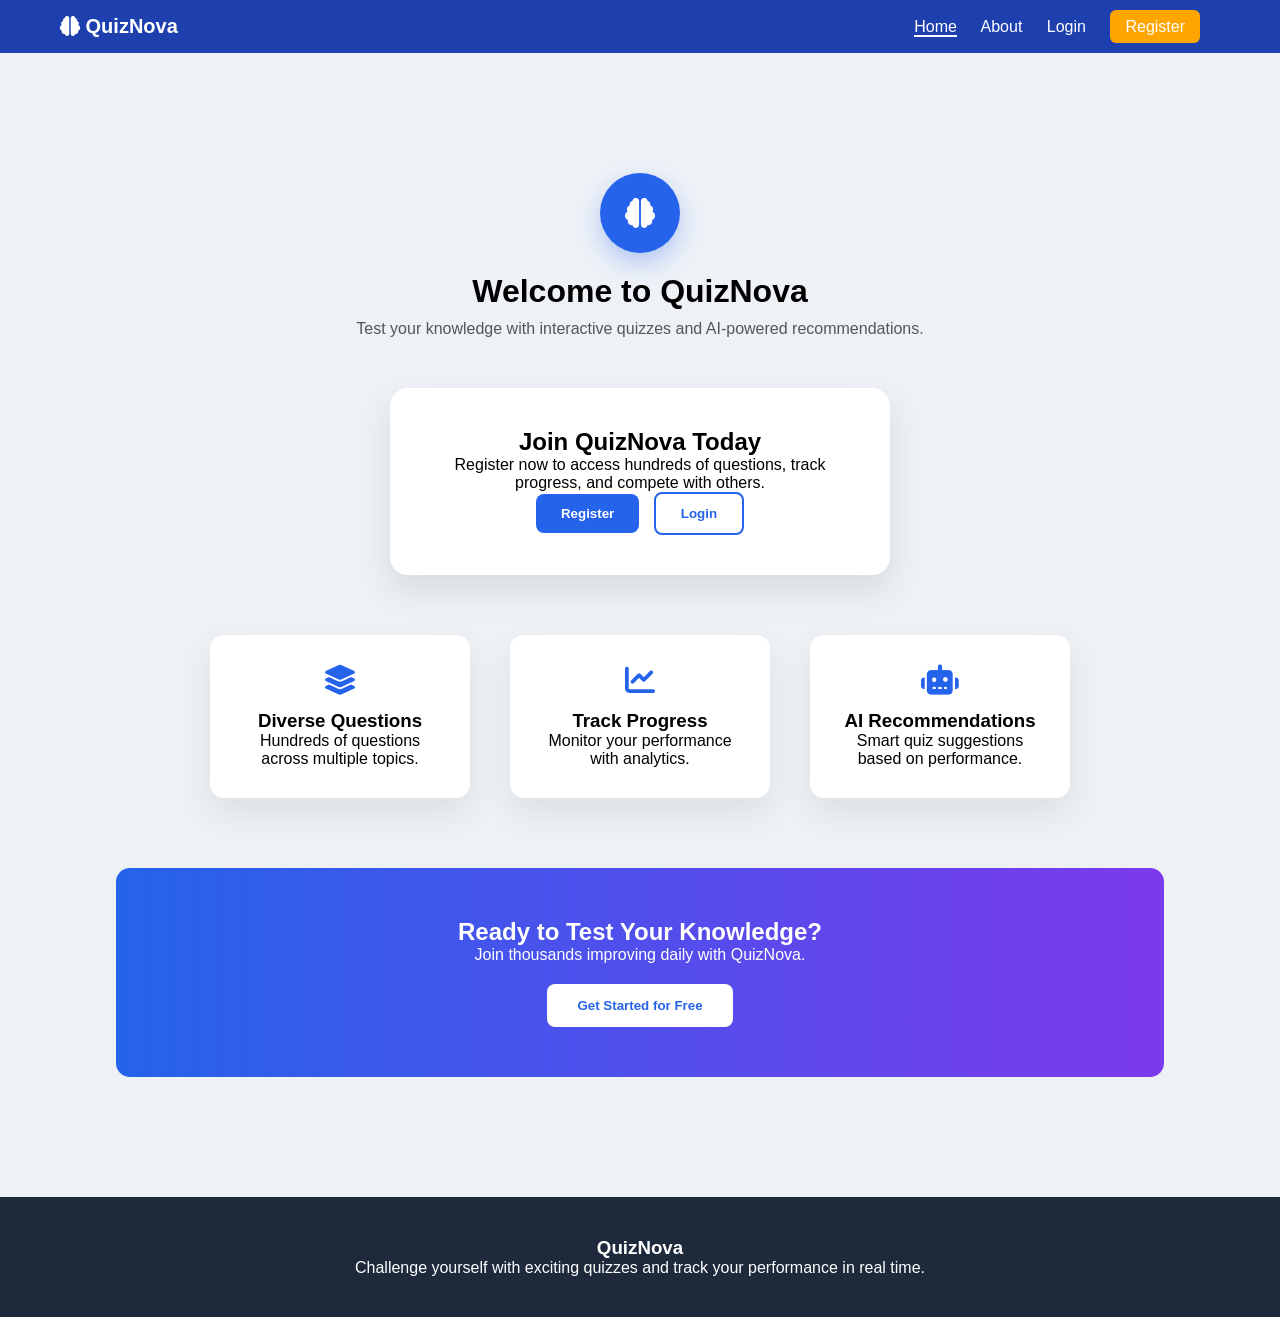
<file: index.html>
<!DOCTYPE html>
<html lang="en">
<head>
<meta charset="UTF-8">
<meta name="viewport" content="width=device-width, initial-scale=1.0">
<title>QuizNova</title>

<link rel="stylesheet" href="css/style.css">

<link href="https://cdnjs.cloudflare.com/ajax/libs/font-awesome/6.5.0/css/all.min.css" rel="stylesheet">
</head>

<body>

<nav class="navbar">
    <div class="logo">
        <i class="fas fa-brain"></i> QuizNova
    </div>
    <div class="nav-links">
        <a href="index.html" class="active">Home</a>
        <a href="about.html">About</a>
        <a href="login.html">Login</a>
        <a href="register.html" class="register-btn">Register</a>
    </div>
</nav>

<main class="background-box">

    <div class="hero-content">

        <div class="hero-icon">
            <i class="fas fa-brain"></i>
        </div>

        <h1>Welcome to QuizNova</h1>

        <p class="subtitle">
            Test your knowledge with interactive quizzes and AI-powered recommendations.
        </p>

        <div class="join-card">
            <h2>Join QuizNova Today</h2>
            <p>
                Register now to access hundreds of questions, track progress,
                and compete with others.
            </p>

            <div class="btn-group">
                <button class="primary-btn" onclick="window.location.href='register.html'">
                    Register
                </button>

                <button class="secondary-btn" onclick="window.location.href='login.html'">
                    Login
                </button>
            </div>
        </div>

        <div class="features">

            <div class="feature">
                <i class="fas fa-layer-group icon"></i>
                <h3>Diverse Questions</h3>
                <p>Hundreds of questions across multiple topics.</p>
            </div>

            <div class="feature">
                <i class="fas fa-chart-line icon"></i>
                <h3>Track Progress</h3>
                <p>Monitor your performance with analytics.</p>
            </div>

            <div class="feature">
                <i class="fas fa-robot icon"></i>
                <h3>AI Recommendations</h3>
                <p>Smart quiz suggestions based on performance.</p>
            </div>

        </div>

        <div class="cta">
            <h2>Ready to Test Your Knowledge?</h2>
            <p>Join thousands improving daily with QuizNova.</p>
            <button class="cta-btn" onclick="window.location.href='login.html'">
                Get Started for Free
            </button>
        </div>

    </div>

</main>

<footer class="footer">
    <h3>QuizNova</h3>
    <p>Challenge yourself with exciting quizzes and track your performance in real time.</p>
</footer>

</body>
</html>
</file>
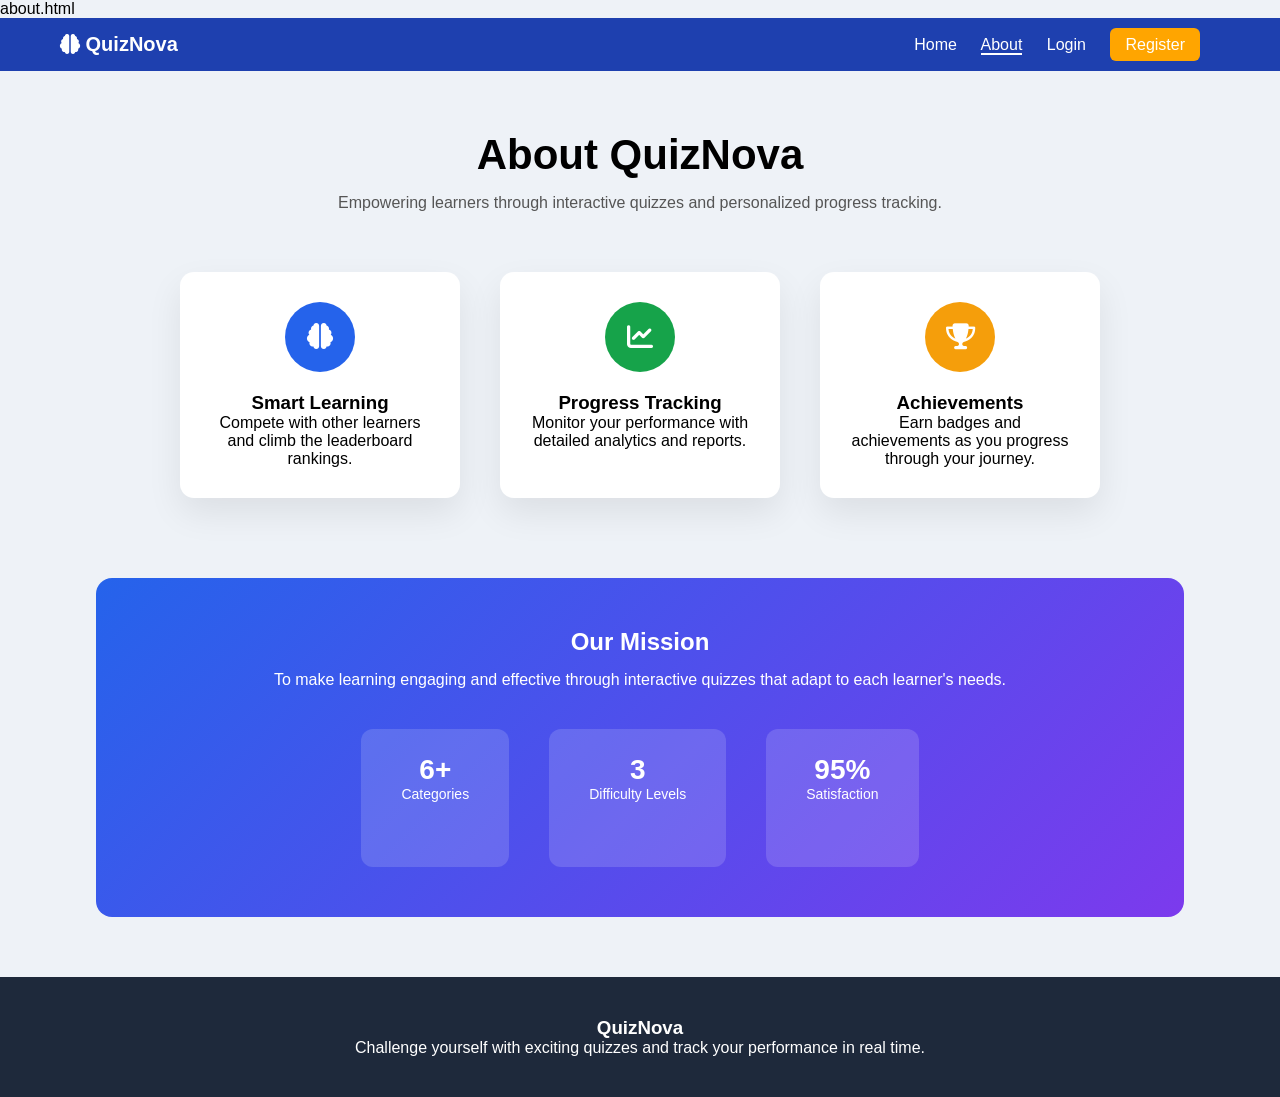
<file: about.html>
about.html 

<!DOCTYPE html>
<html lang="en">
<head>
<meta charset="UTF-8">
<meta name="viewport" content="width=device-width, initial-scale=1.0">
<title>About - QuizNova</title>

<link rel="stylesheet" href="css/style.css">
<link href="https://cdnjs.cloudflare.com/ajax/libs/font-awesome/6.5.0/css/all.min.css" rel="stylesheet">
</head>

<body>

<nav class="navbar">
    <div class="logo">
        <i class="fas fa-brain"></i> QuizNova
    </div>
    <div class="nav-links">
        <a href="index.html">Home</a>
        <a href="about.html" class="active">About</a>
        <a href="login.html">Login</a>
        <a href="register.html" class="register-btn">Register</a>
    </div>
</nav>

<section class="about-section">

    <div class="about-header">
        <h1>About QuizNova</h1>
        <p>
            Empowering learners through interactive quizzes and personalized progress tracking.
        </p>
    </div>

    <div class="about-cards">

        <div class="about-card">
            <div class="about-icon blue">
                <i class="fas fa-brain"></i>
            </div>
            <h3>Smart Learning</h3>
            <p>
                Compete with other learners and climb the leaderboard rankings.
            </p>
        </div>

        <div class="about-card">
            <div class="about-icon green">
                <i class="fas fa-chart-line"></i>
            </div>
            <h3>Progress Tracking</h3>
            <p>
                Monitor your performance with detailed analytics and reports.
            </p>
        </div>

        <div class="about-card">
            <div class="about-icon orange">
                <i class="fas fa-trophy"></i>
            </div>
            <h3>Achievements</h3>
            <p>
                Earn badges and achievements as you progress through your journey.
            </p>
        </div>

    </div>

    <div class="mission-box">
        <h2>Our Mission</h2>
        <p>
            To make learning engaging and effective through interactive quizzes
            that adapt to each learner's needs.
        </p>

        <div class="mission-stats">
            <div class="stat-card">
                <h3>6+</h3>
                <p>Categories</p>
            </div>

            <div class="stat-card">
                <h3>3</h3>
                <p>Difficulty Levels</p>
            </div>

            <div class="stat-card">
                <h3>95%</h3>
                <p>Satisfaction</p>
            </div>
        </div>
    </div>

</section>

<footer class="footer">
    <h3>QuizNova</h3>
    <p>Challenge yourself with exciting quizzes and track your performance in real time.</p>
</footer>

</body>
</html>
</file>
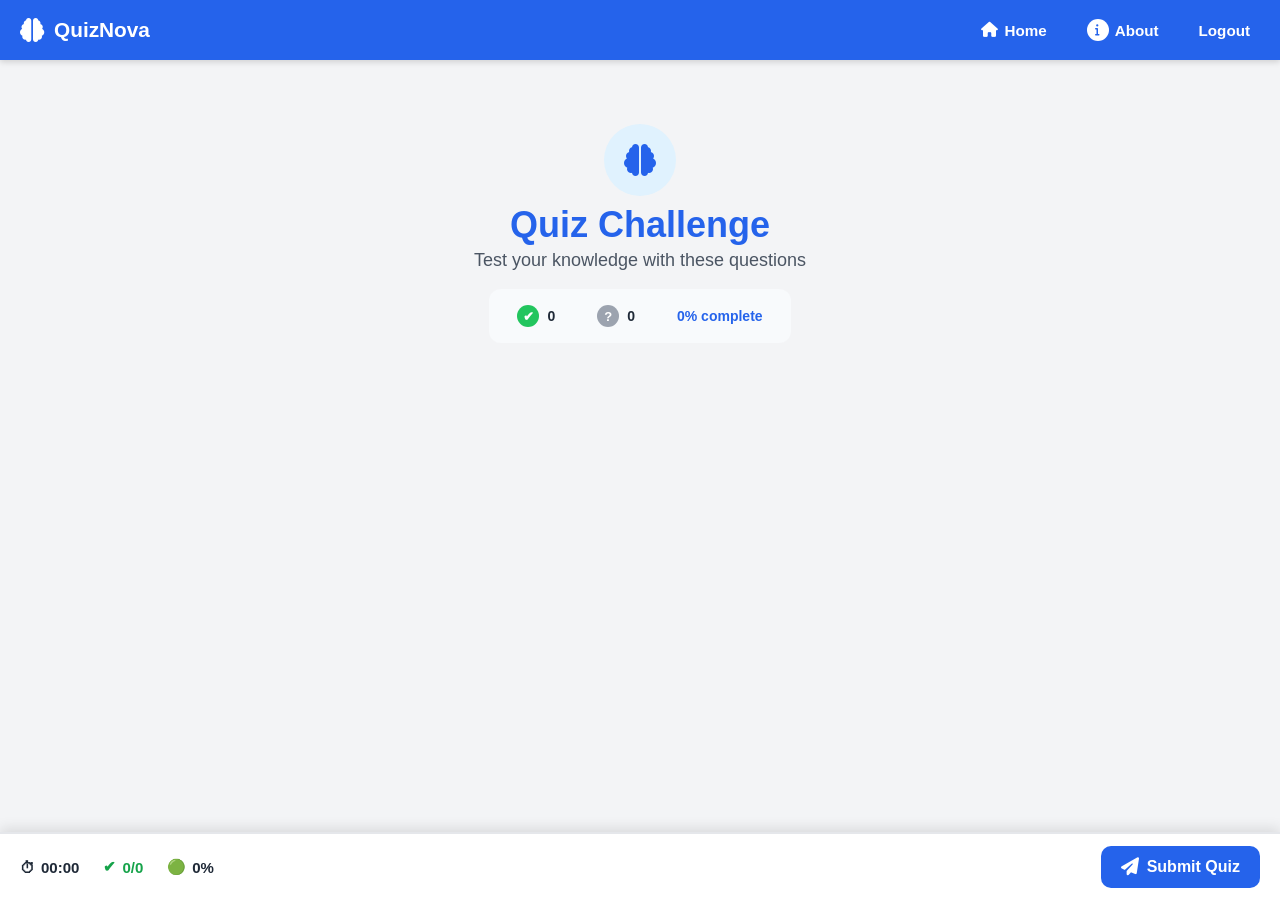
<file: custom_quiz.html>
<html>
<head>
  <meta charset="UTF-8">
  <title>Custom Quiz</title>
<!DOCTYPE html>
<html lang="en">

  <!-- Responsive -->
  <meta name="viewport" content="width=device-width, initial-scale=1.0">

  <!-- CSS -->
  <link rel="stylesheet" href="css/custom_quiz.css">

  <!-- Font Awesome (icons) -->
  <link
    rel="stylesheet"
    href="https://cdnjs.cloudflare.com/ajax/libs/font-awesome/6.5.1/css/all.min.css"
  />
</head>

<body>
  <!-- Top Sticky Navbar -->
<div id="top-navbar">
  <div class="navbar-left">
    <div class="navbar-logo">
      <i class="fas fa-brain"></i>
      <span>QuizNova</span>
    </div>
  </div>

  <div class="navbar-right">
    <a href="dashboard.html"><i class="fas fa-home"></i> Home</a>
    <a href="about.html"><span class="info-circle"><i class="fas fa-info"></i></span> About</a>
    <a href="login.html" class="logout-btn">Logout</a>
  </div>
</div>

  <!-- ================= QUIZ HEADER ================= -->
  <div class="quiz-header">
    <div class="brain-icon">
      <i class="fas fa-brain"></i>
    </div>

    <h1 class="quiz-title">Quiz Challenge</h1>
    <p class="quiz-subtitle">
      Test your knowledge with these questions
    </p>
  </div>

  <!-- ================= TOP STATUS ================= -->
  <div class="quiz-status-wrapper">
    <div class="quiz-status">

      <div class="status-card answered">
        <span class="icon">✔</span>
        <span id="answered-count">0</span>
      </div>

      <div class="status-card left">
        <span class="icon">?</span>
        <span id="left-count">0</span>
      </div>

      <div class="status-card percent">
        <span><span id="percent-count">0</span>% complete</span>
      </div>

    </div>
  </div>

  <!-- ================= QUIZ CONTENT ================= -->
  <div id="quiz-container"></div>

  <!-- ================= STICKY BOTTOM BAR ================= -->
  <div id="sticky-bar">

    <div class="sticky-left">
      <div class="sticky-item">
        ⏱ <span id="sticky-timer">00:00</span>
      </div>

      <div class="sticky-item completed">
        ✔ <span id="sticky-completed">0/0</span>
      </div>

      <div class="sticky-item">
        🟢 <span id="sticky-percent">0%</span>
      </div>
    </div>

    <button id="submit-btn" onclick="submitQuiz()">
      <i class="fa-solid fa-paper-plane"></i>
      Submit Quiz
    </button>

  </div>

  <!-- ================= SCRIPTS ================= -->
  <script src="js/custom_quiz.js"></script>
  

</body>
</html>
</file>
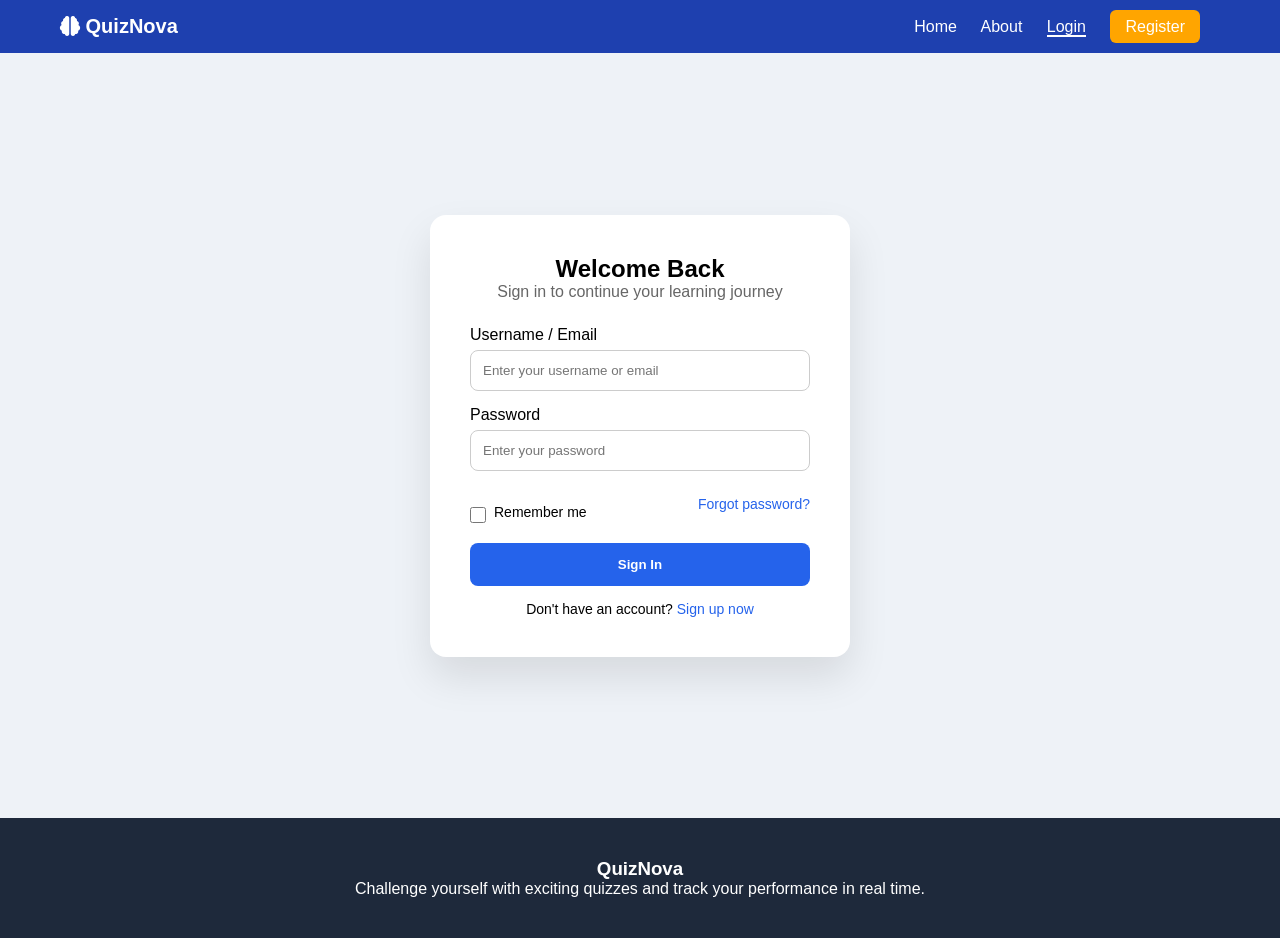
<file: daily.html>
dialy.html

<!DOCTYPE html>
<html lang="en">
<head>
<meta charset="UTF-8">
<title>Daily Challenge - QuizNova</title>
<meta name="viewport" content="width=device-width, initial-scale=1.0">

<style>
body {
    margin: 0;
    font-family: 'Segoe UI', sans-serif;
    background: linear-gradient(135deg, #eef2ff, #f8fafc);
}

.topbar {
    background: linear-gradient(90deg, #2563eb, #4f46e5);
    color: white;
    padding: 15px 60px;
    display: flex;
    justify-content: space-between;
    align-items: center;
}

.logout-btn {
    background: #ff9800;
    border: none;
    padding: 8px 18px;
    border-radius: 6px;
    font-weight: 600;
    cursor: pointer;
}

.wrapper {
    display: flex;
    justify-content: center;
    margin-top: 80px;
}

.card {
    background: white;
    width: 650px;
    padding: 45px;
    border-radius: 18px;
    box-shadow: 0 25px 50px rgba(0,0,0,0.08);
    text-align: center;
}

.streak {
    font-weight: 600;
    color: #4f46e5;
    margin-bottom: 20px;
}

.question {
    font-size: 20px;
    margin-bottom: 30px;
    color: #374151;
}

.option-btn {
    width: 100%;
    padding: 15px;
    margin-bottom: 14px;
    border-radius: 10px;
    border: 1px solid #e5e7eb;
    background: #f9fafb;
    cursor: pointer;
    transition: 0.3s ease;
}

.option-btn:hover {
    background: #eef2ff;
    border-color: #4f46e5;
}

.correct {
    background: #10b981 !important;
    color: white;
    border: none;
}

.wrong {
    background: #ef4444 !important;
    color: white;
    border: none;
}

.message-box {
    background: #ecfdf5;
    color: #065f46;
    padding: 20px;
    border-radius: 12px;
    margin-top: 20px;
    font-weight: 600;
}

.result {
    margin-top: 20px;
    font-weight: 600;
}

.back-link {
    display: inline-block;
    margin-top: 30px;
    text-decoration: none;
    color: #4f46e5;
    font-weight: 600;
}
</style>
</head>

<body>

<nav class="topbar">
    <div>QuizNova</div>
    <button onclick="logout()" class="logout-btn">Logout</button>
</nav>

<div class="wrapper">
<div class="card">

    <div class="streak" id="streakText"></div>

    <h2>🔥 Daily Challenge</h2>

    <div id="contentArea">
        <div class="question" id="question"></div>
        <div id="options"></div>
        <div class="result" id="result"></div>
    </div>

    <a href="dashboard.html" class="back-link">← Back to Dashboard</a>

</div>
</div>

<script>

/* ===== LOGIN CHECK ===== */

let loggedUser =
    JSON.parse(localStorage.getItem("loggedInUser")) ||
    JSON.parse(sessionStorage.getItem("loggedInUser"));

if (!loggedUser) {
    window.location.href = "login.html";
}

/* ===== LOAD USERS ===== */

let users = JSON.parse(localStorage.getItem("users")) || [];

let userIndex = users.findIndex(u => u.email === loggedUser.email);

if (userIndex === -1) {
    window.location.href = "login.html";
}

users[userIndex].streak = users[userIndex].streak || 0;
users[userIndex].score = users[userIndex].score || 0;
users[userIndex].lastAttemptDate = users[userIndex].lastAttemptDate || "";

/* ===== DATE HELPERS ===== */

function getToday() {
    let d = new Date();
    return d.getFullYear() + "-" +
           String(d.getMonth()+1).padStart(2,'0') + "-" +
           String(d.getDate()).padStart(2,'0');
}

function getYesterday() {
    let d = new Date();
    d.setDate(d.getDate() - 1);
    return d.getFullYear() + "-" +
           String(d.getMonth()+1).padStart(2,'0') + "-" +
           String(d.getDate()).padStart(2,'0');
}

let today = getToday();
let yesterday = getYesterday();

/* Reset streak if skipped day */
if (
    users[userIndex].lastAttemptDate &&
    users[userIndex].lastAttemptDate !== today &&
    users[userIndex].lastAttemptDate !== yesterday
) {
    users[userIndex].streak = 0;
}

/* Show streak */
document.getElementById("streakText").innerText =
    "🔥 Current Streak: " + users[userIndex].streak + " day(s)";

/* If already attempted today */
if (users[userIndex].lastAttemptDate === today) {

    document.getElementById("contentArea").innerHTML = `
        <div class="message-box">
            ✅ Today’s challenge is completed! <br><br>
            Come back tomorrow to continue your streak 🔥
        </div>
    `;

} else {

/* ===== QUESTIONS ===== */

const questions = [
    {
        question: "Which language is used for styling web pages?",
        options: ["HTML", "CSS", "Python", "Java"],
        answer: "CSS"
    },
    {
        question: "Which company created JavaScript?",
        options: ["Google", "Netscape", "Microsoft", "IBM"],
        answer: "Netscape"
    },
    {
        question: "What does HTML stand for?",
        options: [
            "Hyper Text Markup Language",
            "High Text Machine Language",
            "Hyperlinks Text Mark Language",
            "Home Tool Markup Language"
        ],
        answer: "Hyper Text Markup Language"
    }
];

let questionIndex = new Date().getDate() % questions.length;
let todayQuestion = questions[questionIndex];

document.getElementById("question").innerText = todayQuestion.question;

let optionsDiv = document.getElementById("options");
let resultDiv = document.getElementById("result");

todayQuestion.options.forEach(option => {

    let btn = document.createElement("button");
    btn.className = "option-btn";
    btn.innerText = option;

    btn.onclick = function () {

        /* Update streak */
        if (users[userIndex].lastAttemptDate === yesterday) {
            users[userIndex].streak++;
        } else {
            users[userIndex].streak = 1;
        }

        users[userIndex].lastAttemptDate = today;

        if (option === todayQuestion.answer) {

            users[userIndex].score += 5;
            btn.classList.add("correct");

            resultDiv.innerHTML =
                "✅ Correct! +5 points";

        } else {

            btn.classList.add("wrong");

            document.querySelectorAll(".option-btn").forEach(b => {
                if (b.innerText === todayQuestion.answer) {
                    b.classList.add("correct");
                }
            });

            resultDiv.innerHTML =
                "❌ Wrong Answer <br> Correct Answer: <strong>" +
                todayQuestion.answer + "</strong>";
        }

        localStorage.setItem("users", JSON.stringify(users));

        document.getElementById("streakText").innerText =
            "🔥 Current Streak: " + users[userIndex].streak + " day(s)";

        document.querySelectorAll(".option-btn")
            .forEach(b => b.disabled = true);
    };

    optionsDiv.appendChild(btn);
});

}

/* LOGOUT */
function logout() {
    localStorage.removeItem("loggedInUser");
    sessionStorage.removeItem("loggedInUser");
    window.location.href = "login.html";
}

</script>

</body>
</html>
</file>
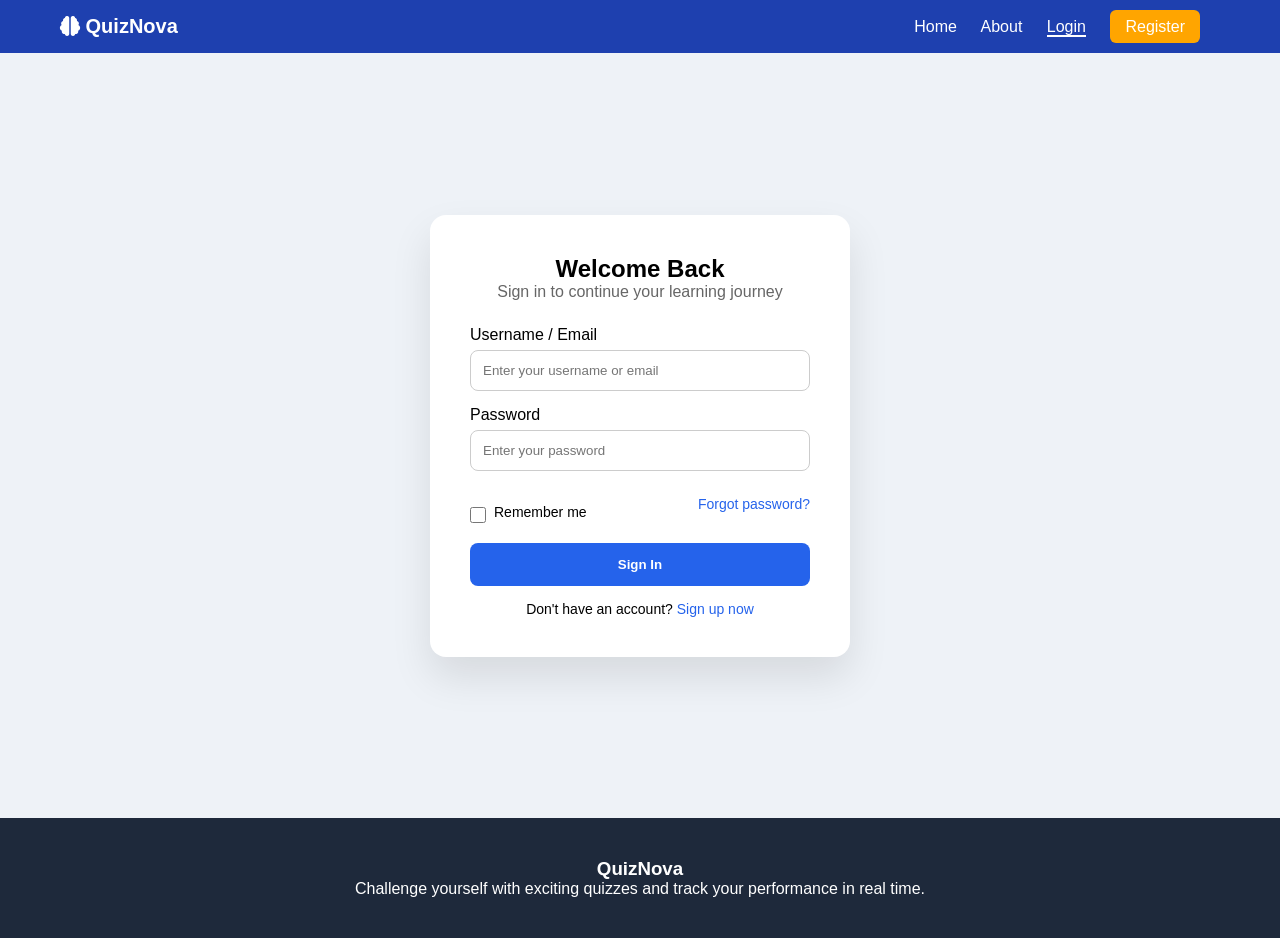
<file: dashboard.html>
<!DOCTYPE html>
<html>
<head>
    <title>QuizNova - Dashboard</title>
    <link rel="stylesheet" href="css/dashboard.css">
</head>
<body>

<nav class="topbar">
    <div class="brand">QuizNova</div>
    <button onclick="logout()" class="logout-btn">Logout</button>
</nav>

<div class="dashboard-container">

    <!-- HEADER -->
    <div class="dashboard-header">
        <div class="icon-circle">🧠</div>
        <h1 id="welcomeText"></h1>
        <p>Sharpen your skills and maintain your daily streak.</p>
    </div>

    <!-- STATS -->
    <div class="stats-grid">
        <div class="stat-card">
            <h3>⭐ Total Score</h3>
            <p id="userScore"></p>
        </div>

        <div class="stat-card">
            <h3>🔥 Daily Streak</h3>
            <p id="userStreak"></p>
        </div>
    </div>

    <!-- MAIN GRID -->
    <div class="main-grid">

        <!-- QUIZ OPTIONS -->
        <div class="card">
            <h2> ▶ Quiz Options</h2>

            <div class="quiz-btn blue" onclick="goTo('standard.html')">
                ▶ Standard Quiz
            </div>

            <div class="quiz-btn green" onclick="goTo('custom.html')">
                ⚙ Custom Quiz
            </div>

            <div class="quiz-btn purple" onclick="goTo('daily.html')">
                📅 Daily Challenge
            </div>
        </div>

        <!-- LEADERBOARD -->
        <div class="card">
            <h2>🏆Leaderboard</h2>
            <div id="leaderboardList"></div>
            <a href="leaderboard.html" class="view-link">
                View Full Leaderboard →
            </a>
        </div>

    </div>

</div>

<script>

/* LOGIN CHECK */
let user = JSON.parse(localStorage.getItem("loggedInUser")) ||
           JSON.parse(sessionStorage.getItem("loggedInUser"));

if (!user) {
    window.location.replace("login.html");
}

let users = JSON.parse(localStorage.getItem("users")) || [];

let uniqueUsers = [];

users.forEach(u => {
    if(!uniqueUsers.some(x => x.email === u.email)){
        uniqueUsers.push(u);
    }
});

const index = users.findIndex(u => u.email === user.email);

/* WELCOME */
document.getElementById("welcomeText").innerText =
    "Welcome back, " + users[index].username + " 👋";

/* STATS */
document.getElementById("userScore").innerText =
    users[index].score || 0;

document.getElementById("userStreak").innerText =
    users[index].streak || 0;

/* LEADERBOARD */
let sortedUsers = [...users].sort((a,b) =>
    (b.score || 0) - (a.score || 0)
);

let html = "";

sortedUsers.slice(0,5).forEach((u, i) => {

html += `
<div class="leader-row">
<span>#${i+1} ${u.username}</span>
<span>⭐ ${u.score || 0} pts</span>
</div>
`;

});

document.getElementById("leaderboardList").innerHTML = html;

/* FUNCTIONS */
function logout() {
    localStorage.removeItem("loggedInUser");
    sessionStorage.removeItem("loggedInUser");
    window.location.replace("login.html");
}

function goTo(page){
    window.location.href = page;
}

</script>
<script>

function takeQuiz(){

let lastQuiz = localStorage.getItem("lastQuiz");

if(lastQuiz === "custom"){
window.location.href = "custom.html";
}
else{
window.location.href = "standard.html";
}

}

</script>


</body>
</html>
</file>
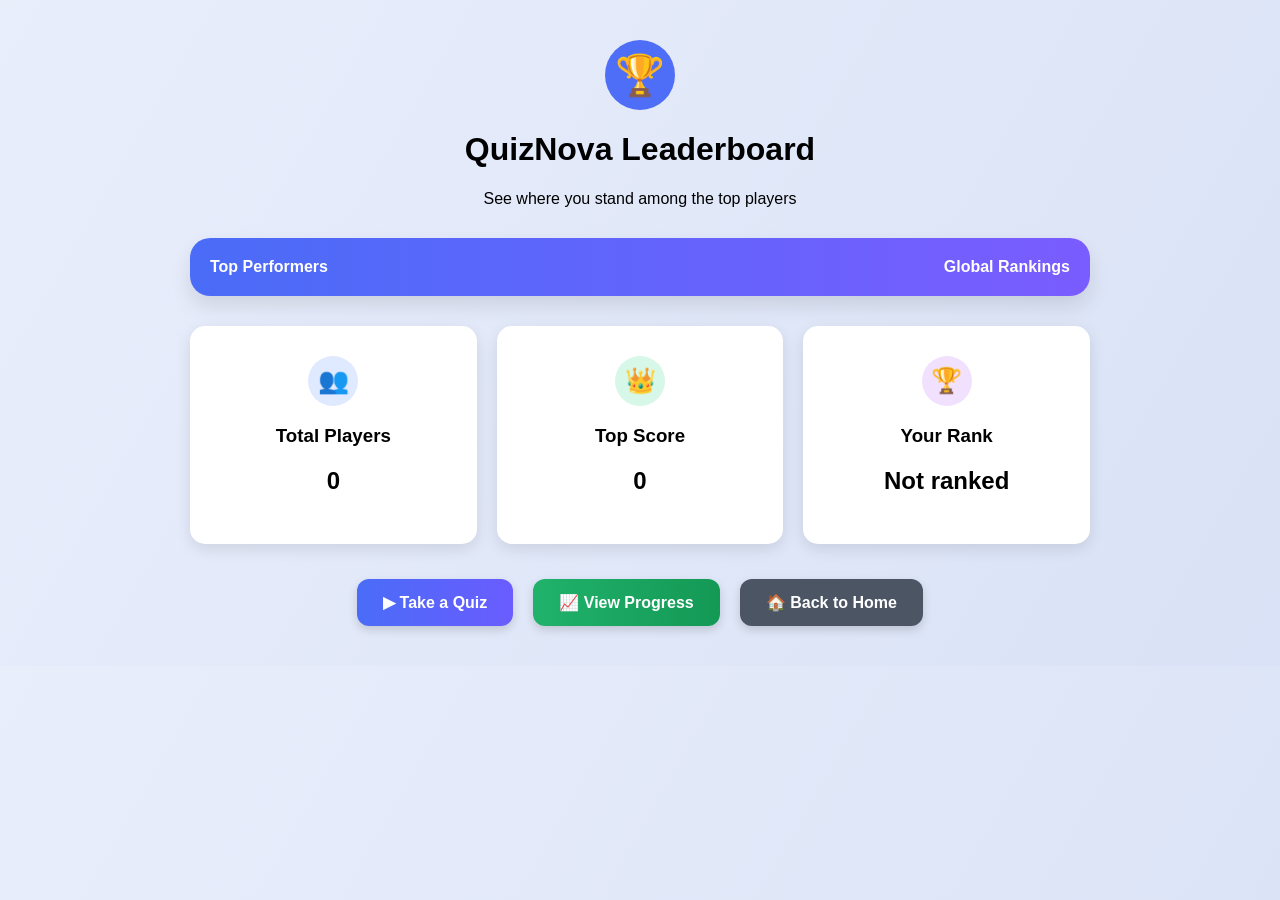
<file: leaderboard.html>
<!DOCTYPE html>
<html lang="en">
<head>
<meta charset="UTF-8">
<meta name="viewport" content="width=device-width, initial-scale=1.0">
<title>QuizNova Leaderboard</title>
<link rel="stylesheet" href="css/leaderboard.css">

</head>
   
<body>

<div class="container">

<div class="header">
<div class="trophy">🏆</div>
<h1>QuizNova Leaderboard</h1>
<p>See where you stand among the top players</p>
</div>

<div class="leaderboard">

<div class="board-header">
<span>Top Performers</span>
<span>Global Rankings</span>
</div>

<div id="leaderboard-list"></div>

</div>

<div class="stats">

<div class="card">
<div class="icon">👥</div>
<h3>Total Players</h3>
<h2 id="totalPlayers">0</h2>
</div>

<div class="card">
<div class="icon green">👑</div>
<h3>Top Score</h3>
<h2 id="topScore">0</h2>
</div>

<div class="card">
<div class="icon purple">🏆</div>
<h3>Your Rank</h3>
<h2 id="yourRank">#0</h2>
</div>

</div>

<div class="buttons">
<button class="quiz" onclick="takeQuiz()">
▶ Take a Quiz
</button>
<button class="progress" onclick="window.location.href='progress.html'">
📈 View Progress
</button>
<button class="home" onclick="window.location.href='dashboard.html'">
🏠 Back to Home
</button>
</div>

</div>

<script src="js/leaderboard.js"></script>

<script>

function takeQuiz(){

let lastQuiz = localStorage.getItem("lastQuiz");

if(lastQuiz === "custom"){
window.location.href = "custom.html";
}
else{
window.location.href = "standard.html";
}

}

</script>

</body>
</html>
</file>
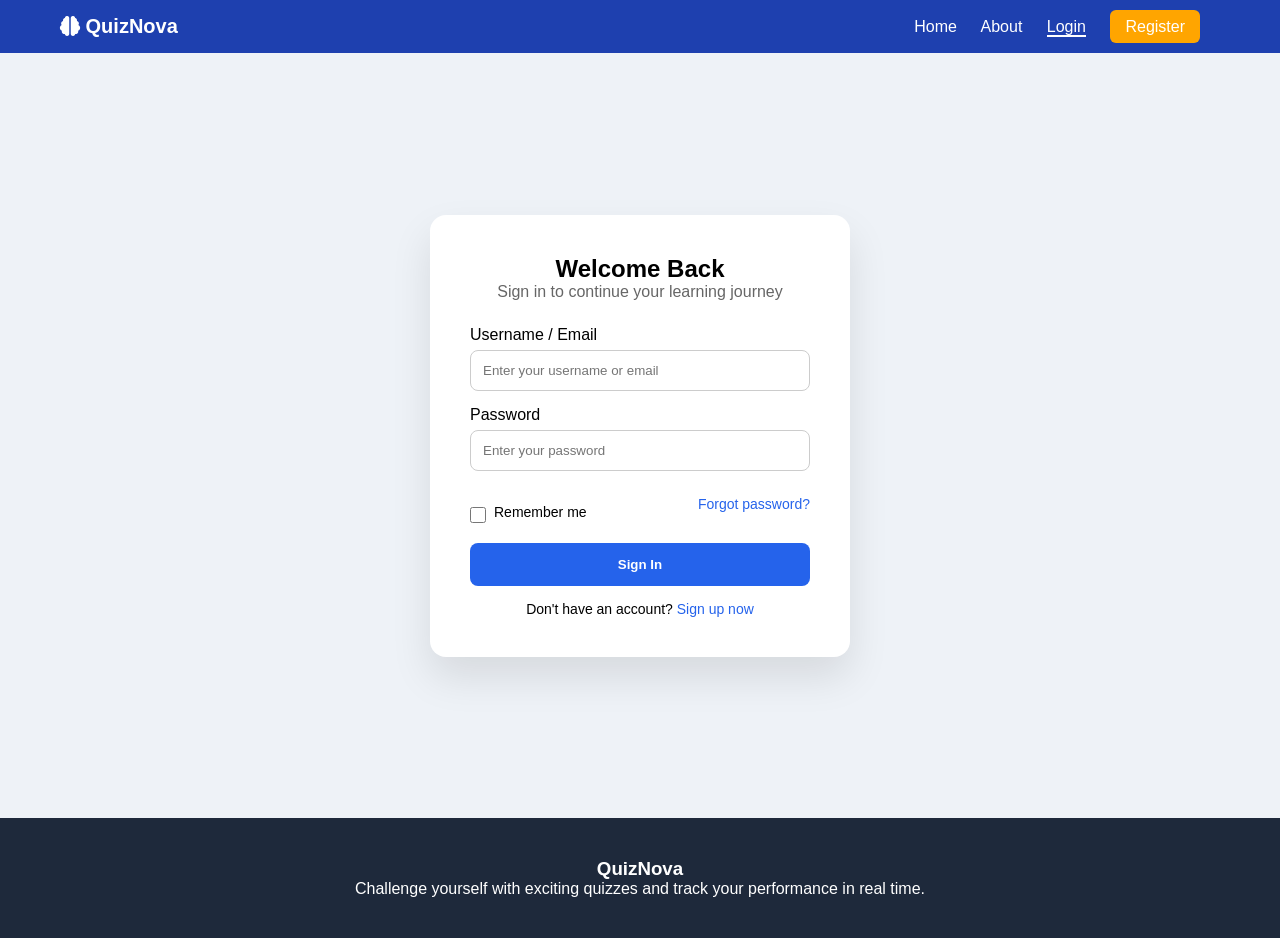
<file: login.html>
<!DOCTYPE html>
<html lang="en">
<head>
<meta charset="UTF-8">
<meta name="viewport" content="width=device-width, initial-scale=1.0">
<title>Login - QuizNova</title>

<link rel="stylesheet" href="css/style.css">
<link href="https://cdnjs.cloudflare.com/ajax/libs/font-awesome/6.5.0/css/all.min.css" rel="stylesheet">
</head>

<body>

<div id="popup-message" class="popup"></div>

<nav class="navbar">
    <div class="logo">
        <i class="fas fa-brain"></i> QuizNova
    </div>
    <div class="nav-links">
        <a href="index.html">Home</a>
        <a href="about.html">About</a>
        <a href="login.html" class="active">Login</a>
        <a href="register.html" class="register-btn">Register</a>
    </div>
</nav>

<section class="auth-wrapper">

    <div class="auth-card">

        <h2>Welcome Back</h2>
        <p class="auth-subtitle">Sign in to continue your learning journey</p>

        <form id="loginForm">

            <label>Username / Email</label>
            <input type="text" id="username" placeholder="Enter your username or email" required>

            <label>Password</label>
            <input type="password" id="password" placeholder="Enter your password" required>

            <div class="auth-options">

                <!-- ✅ FIXED CHECKBOX -->
                <label class="checkbox-row">
                    <input type="checkbox" id="remember">
                    <span>Remember me</span>
                </label>

                <a href="#">Forgot password?</a>

            </div>

            <button type="submit" class="auth-btn">Sign In</button>

            <p class="switch-text">
                Don't have an account?
                <a href="register.html">Sign up now</a>
            </p>

        </form>

    </div>

</section>

<footer class="footer">
    <h3>QuizNova</h3>
    <p>Challenge yourself with exciting quizzes and track your performance in real time.</p>
</footer>

<script src="js/login.js"></script>

</body>
</html>
</file>
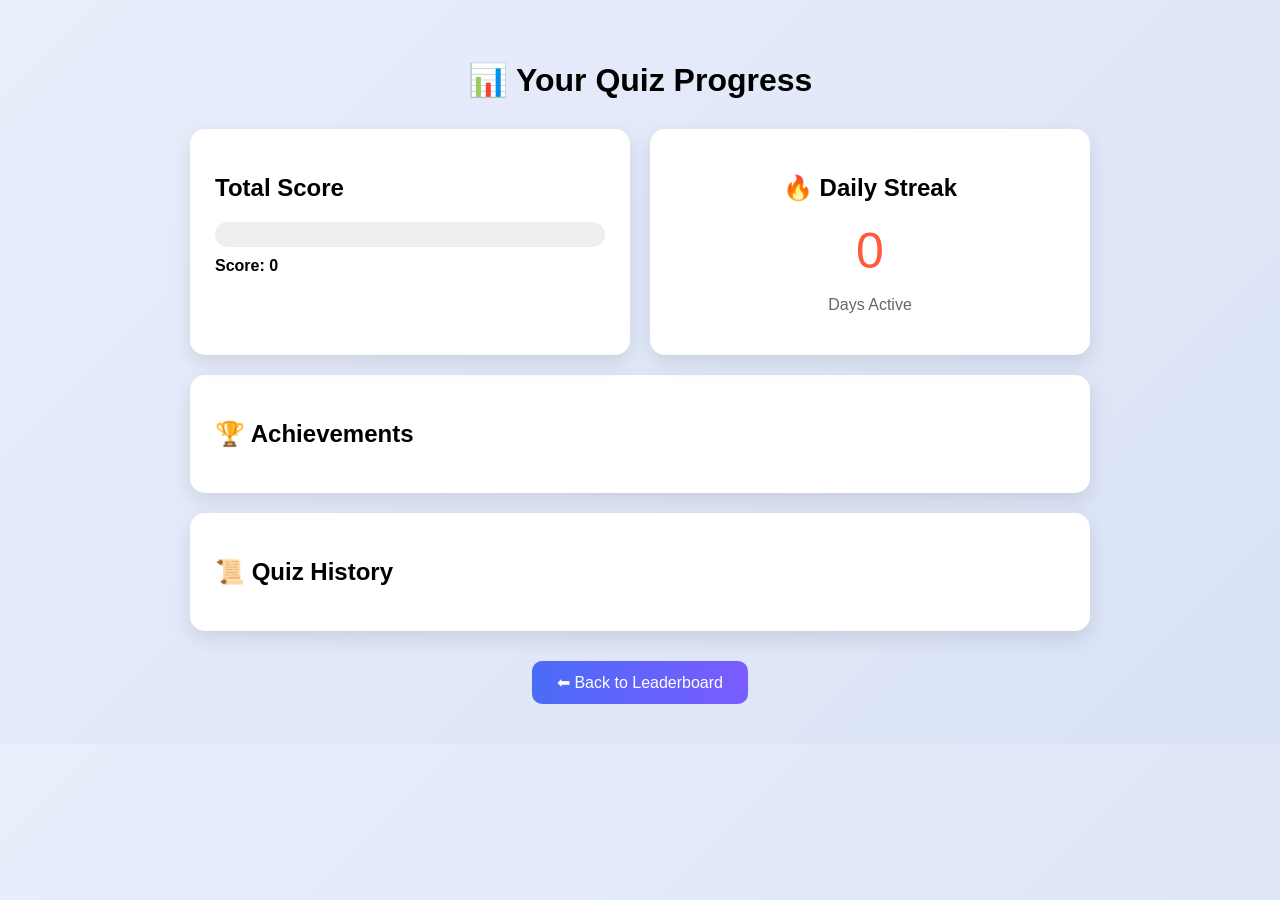
<file: progress.html>
<!DOCTYPE html>
<html lang="en">

<head>

<meta charset="UTF-8">
<meta name="viewport" content="width=device-width, initial-scale=1.0">

<title>QuizNova Progress</title>

<link rel="stylesheet" href="css/progress.css">

</head>

<body>

<div class="container">

<h1 class="title">📊 Your Quiz Progress</h1>

<div class="grid">

<!-- SCORE CARD -->
    
<div class="card">

<h2>Total Score</h2>

<div class="progress-wrapper">

<div class="progress-bar" id="scoreBar"></div>

</div>

<p class="score-text">
Score: <span id="scoreValue">0</span>
</p>

</div>


<!-- STREAK CARD -->

<div class="card streak">

<h2>🔥 Daily Streak</h2>

<div class="streak-number" id="streakValue">
0
</div>

<p class="streak-text">Days Active</p>

</div>

</div>


<!-- ACHIEVEMENTS -->

<div class="card">

<h2>🏆 Achievements</h2>

<div class="badges" id="badges"></div>

</div>


<!-- QUIZ HISTORY -->

<div class="card">

<h2>📜 Quiz History</h2>

<ul id="history"></ul>

</div>


<!-- BUTTONS -->

<div class="buttons">

<button onclick="window.location.href='leaderboard.html'" class="back">
⬅ Back to Leaderboard
</button>

</div>

</div>

<script src="js/progress.js"></script>

</body>
</html>
</file>
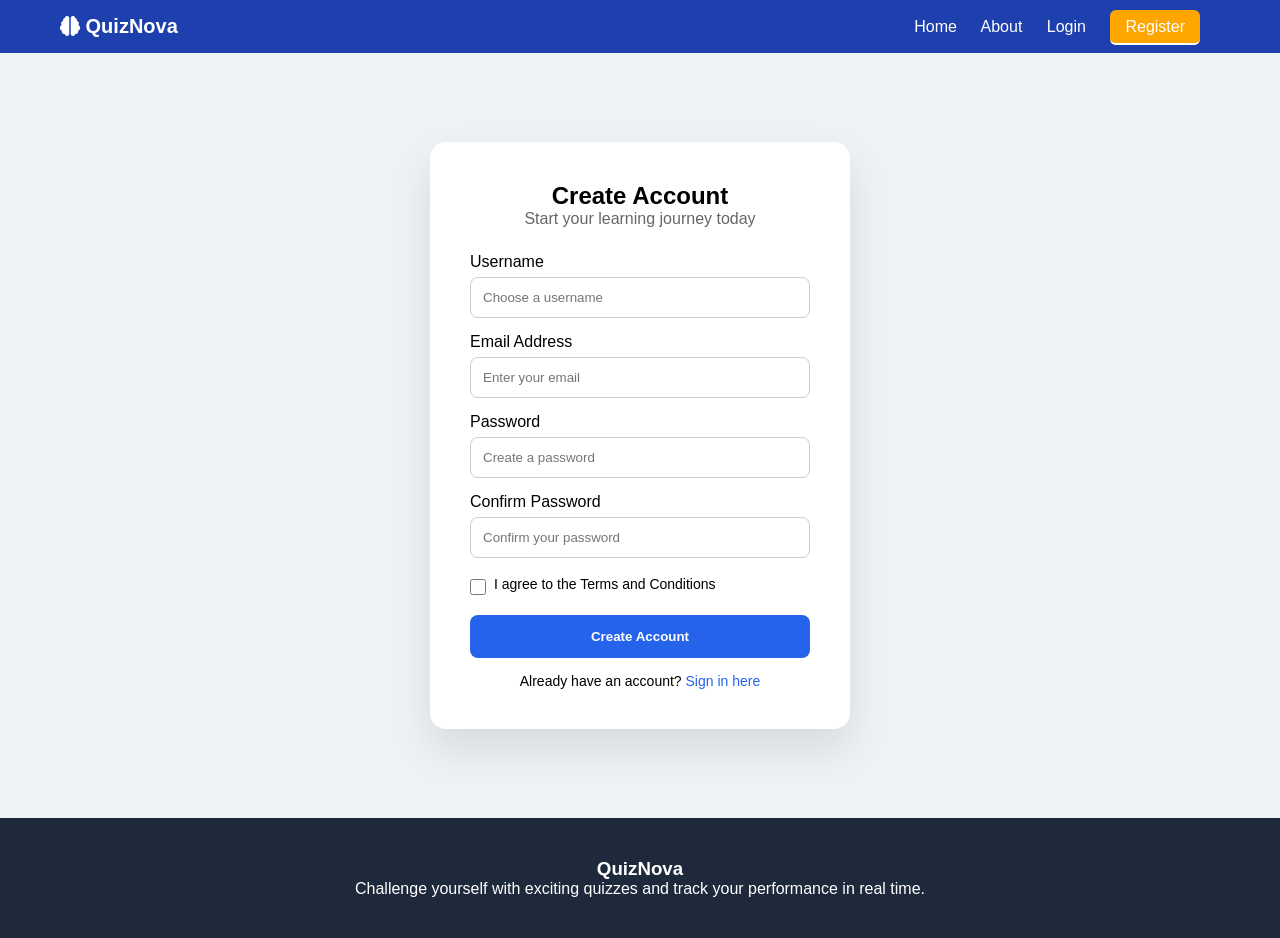
<file: register.html>
<!DOCTYPE html>
<html lang="en">
<head>
<meta charset="UTF-8">
<meta name="viewport" content="width=device-width, initial-scale=1.0">
<title>Register - QuizNova</title>

<link rel="stylesheet" href="css/style.css">
<link href="https://cdnjs.cloudflare.com/ajax/libs/font-awesome/6.5.0/css/all.min.css" rel="stylesheet">
</head>

<body>

<div id="popup-message" class="popup"></div>

<nav class="navbar">
    <div class="logo">
        <i class="fas fa-brain"></i> QuizNova
    </div>
    <div class="nav-links">
        <a href="index.html">Home</a>
        <a href="about.html">About</a>
        <a href="login.html">Login</a>
        <a href="register.html" class="register-btn active">Register</a>
    </div>
</nav>

<section class="auth-wrapper">

    <div class="auth-card">

        <h2>Create Account</h2>
        <p class="auth-subtitle">Start your learning journey today</p>

        <form id="registerForm">

            <label>Username</label>
            <input type="text" id="username" placeholder="Choose a username" required>

            <label>Email Address</label>
            <input type="email" id="email" placeholder="Enter your email" required>

            <label>Password</label>
            <input type="password" id="password" placeholder="Create a password" required>

            <label>Confirm Password</label>
            <input type="password" id="confirmPassword" placeholder="Confirm your password" required>

            <!-- ✅ FIXED CHECKBOX -->
            <label class="checkbox-row">
                <input type="checkbox" id="terms" required>
                <span>I agree to the Terms and Conditions</span>
            </label>

            <button type="submit" class="auth-btn">Create Account</button>

            <p class="switch-text">
                Already have an account?
                <a href="login.html">Sign in here</a>
            </p>

        </form>

    </div>

</section>

<footer class="footer">
    <h3>QuizNova</h3>
    <p>Challenge yourself with exciting quizzes and track your performance in real time.</p>
</footer>

<script src="js/register.js"></script>

</body>
</html>
</file>
<file: css/style.css>
/* ================= RESET ================= */
* {
    margin: 0;
    padding: 0;
    box-sizing: border-box;
    font-family: 'Segoe UI', sans-serif;
}

body {
    background: linear-gradient(to right, #eef2ff, #f8fafc);
}

/* ================= NAVBAR ================= */
.navbar {
    background: #1e40af;
    color: white;
    padding: 15px 60px;
    display: flex;
    justify-content: space-between;
    align-items: center;
}

.navbar .logo {
    font-size: 20px;
    font-weight: bold;
}

.nav-links a {
    color: white;
    text-decoration: none;
    margin-right: 20px;
    transition: 0.3s ease;
}

.nav-links a:hover {
    opacity: 0.8;
}

.nav-links a.active {
    border-bottom: 2px solid white;
}

.register-btn {
    background: orange;
    padding: 8px 15px;
    border-radius: 6px;
}

/* ================= MAIN CONTAINER ================= */
.background-box {
    width: 85%;
    max-width: 1100px;
    margin: 60px auto;
    padding: 60px 20px;
    min-height: 85vh;
    text-align: center;
}

/* ================= HERO ================= */
.hero-icon {
    background: #2563eb;
    width: 80px;
    height: 80px;
    margin: 0 auto 20px;
    border-radius: 50%;
    display: flex;
    align-items: center;
    justify-content: center;
    color: white;
    font-size: 30px;
    box-shadow: 0 10px 25px rgba(37,99,235,0.3);
}

.subtitle {
    color: #555;
    margin-top: 10px;
}

/* ================= JOIN CARD ================= */
.join-card {
    margin: 50px auto;
    background: white;
    padding: 40px;
    border-radius: 18px;
    box-shadow: 0 15px 35px rgba(0,0,0,0.1);
    max-width: 500px;
    transition: 0.3s ease;
}

.join-card:hover {
    transform: translateY(-5px);
}

/* ================= BUTTONS ================= */

/* PRIMARY BUTTON (Register) */
.primary-btn {
    padding: 12px 25px;
    border: none;
    border-radius: 8px;
    color: white;
    background: #2563eb;
    cursor: pointer;
    font-weight: bold;
    transition: 0.3s ease;
}

.primary-btn:hover {
    transform: translateY(-3px);
    box-shadow: 
        0 0 15px rgba(37, 99, 235, 0.6),
        0 0 30px rgba(37, 99, 235, 0.4);
}

/* LOGIN BUTTON */
.secondary-btn {
    padding: 12px 25px;
    border-radius: 8px;
    font-weight: bold;
    cursor: pointer;
    margin-left: 10px;
    background: white;
    color: #2563eb;
    border: 2px solid #2563eb;
    transition: 0.3s ease;
}

.secondary-btn:hover {
    background: #2563eb;
    color: white;
    transform: translateY(-3px);
    box-shadow: 
        0 0 15px rgba(37, 99, 235, 0.6),
        0 0 30px rgba(37, 99, 235, 0.4);
}

/* CTA BUTTON */
.cta-btn {
    margin-top: 20px;
    padding: 14px 30px;
    border: none;
    border-radius: 8px;
    font-weight: bold;
    background: white;
    color: #2563eb;
    cursor: pointer;
    transition: 0.3s ease;
}

.cta-btn:hover {
    transform: translateY(-3px);
    box-shadow: 
        0 0 20px rgba(255, 255, 255, 0.8),
        0 0 40px rgba(255, 255, 255, 0.4);
}

/* ================= FEATURES ================= */
.features {
    display: flex;
    justify-content: center;
    gap: 40px;
    margin-top: 60px;
    flex-wrap: wrap;
}

.feature {
    background: white;
    padding: 30px;
    width: 260px;
    border-radius: 14px;
    box-shadow: 0 15px 35px rgba(0,0,0,0.08);
    transition: 0.3s ease;
}

.feature:hover {
    transform: translateY(-8px);
}

.feature .icon {
    font-size: 30px;
    color: #2563eb;
    margin-bottom: 15px;
}

/* ================= CTA SECTION ================= */
.cta {
    margin-top: 70px;
    padding: 50px;
    border-radius: 14px;
    background: linear-gradient(90deg, #2563eb, #7c3aed);
    color: white;
}

/* ================= AUTH PAGES ================= */
.auth-container {
    display: flex;
    justify-content: center;
    padding: 60px 0;
}

.auth-card {
    background: white;
    width: 400px;
    padding: 40px;
    border-radius: 12px;
    box-shadow: 0 10px 30px rgba(0,0,0,0.08);
}

form label {
    display: block;
    margin-top: 15px;
}

form input {
    width: 100%;
    padding: 10px;
    margin-top: 5px;
    border-radius: 6px;
    border: 1px solid #ccc;
}

.auth-btn {
    width: 100%;
    margin-top: 20px;
    padding: 12px;
    background: #2563eb;
    color: white;
    border: none;
    border-radius: 6px;
    cursor: pointer;
    transition: 0.3s ease;
}

.auth-btn:hover {
    box-shadow: 
        0 0 15px rgba(37, 99, 235, 0.6),
        0 0 30px rgba(37, 99, 235, 0.4);
}

/* ================= POPUP ================= */
.popup {
    position: fixed;
    top: -100px;
    left: 50%;
    transform: translateX(-50%);
    padding: 15px 25px;
    color: white;
    border-radius: 8px;
    transition: 0.5s;
}

.popup.show {
    top: 20px;
}

/* ================= FOOTER ================= */
.footer {
    background: #1e293b;
    color: white;
    padding: 40px;
    text-align: center;
}

/* ================= RESPONSIVE ================= */
@media (max-width: 768px) {

    .navbar {
        flex-direction: column;
        gap: 10px;
        padding: 15px 20px;
    }

    .features {
        flex-direction: column;
        align-items: center;
    }

    .join-card {
        width: 90%;
    }

    .auth-card {
        width: 90%;
    }
}
/* ================= ABOUT PAGE ================= */

.about-section {
    width: 85%;
    max-width: 1100px;
    margin: 60px auto;
    text-align: center;
}

.about-header h1 {
    font-size: 42px;
    margin-bottom: 15px;
}

.about-header p {
    color: #555;
    margin-bottom: 60px;
}

.about-cards {
    display: flex;
    justify-content: center;
    gap: 40px;
    flex-wrap: wrap;
}

.about-card {
    background: white;
    padding: 30px;
    width: 280px;
    border-radius: 14px;
    box-shadow: 0 15px 35px rgba(0,0,0,0.08);
    transition: 0.3s ease;
}

.about-card:hover {
    transform: translateY(-8px);
}

.about-icon {
    width: 70px;
    height: 70px;
    border-radius: 50%;
    display: flex;
    align-items: center;
    justify-content: center;
    font-size: 26px;
    color: white;
    margin: 0 auto 20px;
}

.about-icon.blue { background: #2563eb; }
.about-icon.green { background: #16a34a; }
.about-icon.orange { background: #f59e0b; }

/* Mission Section */

.mission-box {
    margin-top: 80px;
    padding: 50px;
    border-radius: 16px;
    background: linear-gradient(135deg, #2563eb, #7c3aed);
    color: white;
}

.mission-box h2 {
    margin-bottom: 15px;
}

.mission-box p {
    margin-bottom: 40px;
}

.mission-stats {
    display: flex;
    justify-content: center;
    gap: 40px;
    flex-wrap: wrap;
}

.stat-card {
    background: rgba(255,255,255,0.15);
    padding: 25px 40px;
    border-radius: 12px;
}

.stat-card h3 {
    font-size: 28px;
}

.stat-card p {
    font-size: 14px;
}
/* ================= LOGIN PAGE IMPROVED ================= */

.auth-wrapper {
    min-height: 85vh;
    display: flex;
    justify-content: center;
    align-items: center;
}

.auth-card {
    background: white;
    width: 420px;
    padding: 40px;
    border-radius: 16px;
    box-shadow: 0 20px 40px rgba(0,0,0,0.1);
    text-align: center;
    transition: 0.3s ease;
}

.auth-card:hover {
    transform: translateY(-5px);
}

.auth-subtitle {
    color: #666;
    margin-bottom: 25px;
}

form label {
    display: block;
    text-align: left;
    margin-top: 15px;
    font-weight: 500;
}

form input {
    width: 100%;
    padding: 12px;
    margin-top: 6px;
    border-radius: 8px;
    border: 1px solid #ccc;
    transition: 0.3s ease;
}

form input:focus {
    border-color: #2563eb;
    box-shadow: 0 0 8px rgba(37, 99, 235, 0.4);
    outline: none;
}

.auth-options {
    display: flex;
    justify-content: space-between;
    align-items: center;
    margin-top: 15px;
    font-size: 14px;
}

.remember-box {
    display: flex;
    align-items: center;
    gap: 6px;
}

.auth-options a {
    color: #2563eb;
    text-decoration: none;
}

.auth-options a:hover {
    text-decoration: underline;
}

/* Glowing Sign In Button */
.auth-btn {
    width: 100%;
    margin-top: 20px;
    padding: 14px;
    background: #2563eb;
    color: white;
    border: none;
    border-radius: 8px;
    font-weight: bold;
    cursor: pointer;
    transition: 0.3s ease;
}

.auth-btn:hover {
    transform: translateY(-3px);
    box-shadow:
        0 0 15px rgba(37, 99, 235, 0.6),
        0 0 30px rgba(37, 99, 235, 0.4);
}

.switch-text {
    margin-top: 15px;
    font-size: 14px;
}

.switch-text a {
    color: #2563eb;
    text-decoration: none;
}
/* ===== CHECKBOX ALIGNMENT FIX ===== */

.checkbox-row {
    display: flex;
    align-items: center;
    gap: 8px;
    font-size: 14px;
    margin-top: 15px;
    cursor: pointer;
}

.checkbox-row input[type="checkbox"] {
    width: 16px;
    height: 16px;
    cursor: pointer;
    accent-color: #2563eb; /* Makes checkbox blue */
}
body {
    margin: 0;
    font-family: 'Segoe UI', sans-serif;
    background: #eef2f7;
}

/* CENTER WRAPPER */
.dashboard-wrapper {
    display: flex;
    justify-content: center;
    margin-top: 40px;
}

/* MAIN CARD */
.dashboard-card {
    background: #f8fafc;
    width: 1000px;
    padding: 40px;
    border-radius: 16px;
    box-shadow: 0 8px 25px rgba(0,0,0,0.08);
    text-align: center;
}

/* GRID */
.dashboard-grid {
    display: flex;
    gap: 30px;
    margin-top: 30px;
}

/* BOX */
.box {
    background: white;
    padding: 25px;
    border-radius: 12px;
    flex: 1;
    box-shadow: 0 4px 12px rgba(0,0,0,0.05);
    text-align: left;
}

/* QUIZ BUTTONS */
.quiz-option {
    padding: 16px 20px;
    border-radius: 10px;
    margin-top: 15px;
    color: white;
    display: flex;
    justify-content: space-between;
    cursor: pointer;
    transition: 0.3s;
}

.quiz-option:hover {
    transform: translateY(-3px);
}

.blue { background: #4e73df; }
.green { background: #1cc88a; }
.purple { background: #9b59b6; }

/* LEADERBOARD ROW */
.leader-row {
    padding: 8px 0;
    border-bottom: 1px solid #eee;
    display: flex;
    justify-content: space-between;
}

/* STATS */
.stats {
    margin-top: 30px;
    font-weight: 500;
}
</file>
<file: css/custom_quiz.css>
/* ===============================
   RESET & BASE
================================ */
/* ================= TOP NAVBAR ================= */
/* Top sticky navbar */

#top-navbar {
  position: fixed;
  top: 0;
  left: 0;
  width: 100%;
  height: 60px;
  background: #2563eb; /* blue */
  display: flex;
  justify-content: space-between; /* left + right sections */
  align-items: center;
  padding: 0 20px;
  z-index: 1000;
  color: white;
  font-weight: 600;
  box-shadow: 0 2px 6px rgba(0,0,0,0.15);
}

/* Left section */
.navbar-left .navbar-logo {
  display: flex;
  align-items: center;
  gap: 10px;
  font-size: 1.3rem;
}

.navbar-left .navbar-logo i {
  font-size: 24px;
  color: white;
}

/* Right section */
.navbar-right {
  display: flex;
  align-items: center;
  gap: 20px;
  font-size: 0.95rem;
}

/* Links style */
.navbar-right a {
  text-decoration: none;
  color: white;
  display: flex;
  align-items: center;
  gap: 6px;
  padding: 6px 10px;
  border-radius: 6px;
  transition: background 0.2s ease;
}

.navbar-right a:hover {
  background: rgba(255,255,255,0.2);
}

/* Info icon circle */
.info-circle {
  display: flex;
  align-items: center;
  justify-content: center;
  width: 22px;
  height: 22px;
  background: white;
  color: #2563eb;
  border-radius: 50%;
  font-size: 12px;
}


/* Logout button */
.logout-btn {
  background: linear-gradient(to right, #dc2626);
  padding: 6px 12px;
  border-radius: 6px;
  color: white;
  font-weight: 600;
}

.logout-btn:hover {
  opacity: 0.85;
}
* {
  margin: 0;
  padding: 0;
  box-sizing: border-box;
}

/* Push main content below the top navbar */
body {
  font-family: "Segoe UI", Arial, sans-serif;
  background: #f3f4f6;
  color: #1f2937;
  padding: 20px;
  padding-top: 100px; /* Space for top navbar (height 60px + 40px buffer) */
  padding-bottom: 100px; /* Space for sticky bottom bar */
}

/* ===============================
   QUIZ HEADER
================================ */
.quiz-header {
  text-align: center;
  margin: 24px 0 18px;
}

.brain-icon {
  width: 72px;
  height: 72px;
  margin: 0 auto 8px;
  background: #e0f2fe;
  border-radius: 50%;
  display: flex;
  align-items: center;
  justify-content: center;
}

.brain-icon i {
  font-size: 32px;
  color: #2563eb;
}

.quiz-title {
  font-size: 36px;
  font-weight: 700;
  color: #2563eb;
  margin: 4px 0;
}

.quiz-subtitle {
  font-size: 18px;
  font-weight: 500;
  color: #4b5563;
}

/* ===============================
   STATUS BLOCK (TOP)
================================ */
.quiz-status-wrapper {
  display: flex;
  justify-content: center;
  margin: 16px 0 26px;
}

.quiz-status {
  display: flex;
  gap: 18px;
  background: #f8fafc;
  padding: 10px 16px;
  border-radius: 12px;
}

.status-card {
  display: flex;
  align-items: center;
  gap: 8px;
  padding: 6px 12px;
  border-radius: 10px;
  font-size: 14px;
  font-weight: 600;
}

.icon {
  width: 22px;
  height: 22px;
  border-radius: 50%;
  display: flex;
  align-items: center;
  justify-content: center;
  font-size: 13px;
  color: white;
}

.answered .icon {
  background: #22c55e;
}

.left .icon {
  background: #9ca3af;
}

.percent {
  color: #2563eb;
}

/* ===============================
   QUIZ CONTAINER
================================ */
#quiz-container {
  max-width: 820px;
  margin: 0 auto;
}

/* ===============================
   QUESTION BLOCK
================================ */
.question-block {
  background: #ffffff;
  border-radius: 14px;
  padding: 22px 26px;
  margin-bottom: 28px;
  box-shadow: 0 10px 25px rgba(0,0,0,0.08);
}

.question-header {
  display: flex;
  align-items: flex-start;
  gap: 14px;
  margin-bottom: 18px;
}

.q-number {
  min-width: 32px;
  height: 32px;
  background: #2563eb;
  color: white;
  font-weight: bold;
  border-radius: 50%;
  display: flex;
  align-items: center;
  justify-content: center;
  font-size: 14px;
}

.q-text {
  font-size: 18px;
  font-weight: 600;
  line-height: 1.5;
}

/* ===============================
   OPTIONS
================================ */
.option-btn {
  display: flex;
  align-items: center;
  gap: 14px;

  width: 100%;
  max-width: 680px;
  margin: 10px auto;
  padding: 16px 20px;

  background: #f8fafc;
  border: 1.5px solid #e5e7eb;
  border-radius: 12px;

  font-size: 16px;
  font-weight: 500;
  text-align: left;
  cursor: pointer;

  transition: all 0.2s ease;
}

.option-label {
  width: 34px;
  height: 34px;
  background: #ffffff;
  border: 2px solid #cbd5e1;
  border-radius: 50%;

  display: flex;
  align-items: center;
  justify-content: center;

  font-weight: 700;
  color: #334155;
  flex-shrink: 0;
}

.option-text {
  line-height: 1.4;
}

/* Hover */
.option-btn:hover {
  background: #eff6ff;
  border-color: #3b82f6;
}

/* Selected */
.option-btn.selected {
  background: #dbeafe;
  border-color: #2563eb;
}

.option-btn.selected .option-label {
  background: #2563eb;
  color: white;
  border-color: #2563eb;
}

/* ===============================
   STICKY BOTTOM BAR
================================ */
#sticky-bar {
  position: fixed;
  bottom: 0;
  left: 0;
  width: 100%;
  background: #ffffff;
  border-top: 2px solid #e5e7eb;
  box-shadow: 0 -4px 12px rgba(0,0,0,0.1);

  display: flex;
  justify-content: space-between;
  align-items: center;

  padding: 12px 20px;
  z-index: 1000;
}

.sticky-left {
  display: flex;
  align-items: center;
  gap: 24px;
  font-weight: 600;
}

.sticky-item {
  display: flex;
  align-items: center;
  gap: 6px;
  font-size: 15px;
}

.completed {
  color: #16a34a;
}

/* Submit button */
#submit-btn {
  background: #2563eb;
  color: white;
  border: none;
  padding: 12px 20px;
  font-size: 16px;
  font-weight: 600;
  border-radius: 10px;

  display: flex;
  align-items: center;
  gap: 8px;

  cursor: pointer;
  transition: background 0.25s ease;
}

#submit-btn:hover {
  background: #1d4ed8;
}

#submit-btn i {
  font-size: 18px;
}
</file>
<file: css/dashboard.css>
/* =====================================================
   GLOBAL STYLES
===================================================== */

body {
    margin: 0;
    font-family: 'Segoe UI', sans-serif;
    background: #f4f6fb; /* Light modern background */
}



/* =====================================================
   TOP NAVBAR
===================================================== */

.topbar {
    background: linear-gradient(90deg, #2563eb, #4f46e5);
    color: white;
    padding: 15px 60px;

    display: flex;
    justify-content: space-between;
    align-items: center;
}

/* Logout button */
.logout-btn {
    background: #ff9800;
    border: none;
    padding: 8px 18px;
    border-radius: 6px;
    font-weight: 600;
    cursor: pointer;
    transition: 0.3s ease;
}

.logout-btn:hover {
    box-shadow: 0 0 12px rgba(255,152,0,0.7);
}



/* =====================================================
   MAIN DASHBOARD CONTAINER
===================================================== */

.dashboard-container {
    width: 1100px;        /* Fixed centered width */
    margin: 50px auto;    /* Centers horizontally */
}



/* =====================================================
   HEADER SECTION
===================================================== */

.dashboard-header {
    text-align: center;
    margin-bottom: 40px;
}

/* Brain icon circle */
.icon-circle {
    width: 70px;
    height: 70px;

    background: linear-gradient(135deg, #6366f1, #8b5cf6);
    border-radius: 50%;

    display: flex;
    align-items: center;
    justify-content: center;

    margin: 0 auto 15px;
    font-size: 28px;
    color: white;
}

.dashboard-header h1 {
    margin: 10px 0;
}

.dashboard-header p {
    color: #6b7280;
}



/* =====================================================
   STATS SECTION (Score + Streak)
===================================================== */

.stats-grid {
    display: flex;
    gap: 25px;
    margin-bottom: 40px;
}

/* Individual stat card */
.stat-card {
    flex: 1;
    background: white;
    padding: 25px;
    border-radius: 14px;

    box-shadow: 0 10px 25px rgba(0,0,0,0.05);
    text-align: center;
}

.stat-card h3 {
    margin-bottom: 10px;
    color: #374151;
}

.stat-card p {
    font-size: 28px;
    font-weight: bold;
}



/* =====================================================
   MAIN GRID (Quiz + Leaderboard)
===================================================== */

.main-grid {
    display: flex;
    gap: 30px;
}



/* =====================================================
   CARD CONTAINER
===================================================== */

.card {
    flex: 1;
    background: white;
    padding: 30px;
    border-radius: 14px;

    box-shadow: 0 10px 25px rgba(0,0,0,0.05);
}

.card h2 {
    margin-bottom: 20px;
}



/* =====================================================
   QUIZ OPTION BUTTONS
===================================================== */

.quiz-btn {
    padding: 16px;
    border-radius: 10px;
    margin-bottom: 15px;

    color: white;
    cursor: pointer;
    text-align: center;
    font-weight: 600;

    transition: 0.3s ease;
}

/* Hover lift effect */
.quiz-btn:hover {
    transform: translateY(-3px);
    box-shadow: 0 10px 20px rgba(0,0,0,0.15);
}

/* Button Colors */
.blue { background: #4f46e5; }
.green { background: #10b981; }
.purple { background: #8b5cf6; }



/* =====================================================
   LEADERBOARD SECTION
===================================================== */

.leader-row {
    display: flex;
    justify-content: space-between;

    padding: 10px 0;
    border-bottom: 1px solid #eee;
}

/* Link to full leaderboard */
.view-link {
    display: inline-block;
    margin-top: 15px;
    text-decoration: none;
    color: #4f46e5;
    font-weight: 600;
}

.view-link:hover {
    text-decoration: underline;
}
</file>
<file: css/leaderboard.css>
body{
font-family: Arial;
background: linear-gradient(120deg,#e9eefb,#d9e2f6);
margin:0;
}

/* CONTAINER */

.container{
width:900px;
margin:auto;
padding:40px;
}

/* HEADER */

.header{
text-align:center;
}

.trophy{
font-size:40px;
background:#4f6ef7;
color:white;
width:70px;
height:70px;
border-radius:50%;
display:flex;
align-items:center;
justify-content:center;
margin:auto;
}

/* LEADERBOARD BOX */

.leaderboard{
background:white;
border-radius:20px;
margin-top:30px;
overflow:hidden;
box-shadow:0 10px 20px rgba(0,0,0,0.1);
}

.board-header{
display:flex;
justify-content:space-between;
padding:20px;
color:white;
font-weight:bold;
background:linear-gradient(90deg,#4a6cf7,#7a5cff);
}

/* PLAYER ROW */

.player{
display:flex;
justify-content:space-between;
align-items:center;
padding:20px;
border-bottom:1px solid #eee;
}

/* RANK AREA */

.rank{
display:flex;
align-items:center;
gap:15px;
}

.rank-circle{
width:50px;
height:50px;
border-radius:50%;
background:#dfe6ff;
display:flex;
align-items:center;
justify-content:center;
font-weight:bold;
font-size:18px;
color:#4a6cf7;
}




/* USER INFO */

.user{
display:flex;
align-items:center;
gap:10px;
}

.avatar{
width:45px;
height:45px;
background:#e3e6ff;
border-radius:50%;
display:flex;
align-items:center;
justify-content:center;
font-size:20px;
}

/* POINTS BADGE */

.points{
display:flex;
align-items:center;
gap:8px;
background:#e6f9ef;
color:#2ecc71;
padding:8px 12px;
border-radius:20px;
font-weight:bold;
}

.points span{
color:#666;
font-size:12px;
margin-left:4px;
}

/* TIME */

.time{
color:gray;
font-size:14px;
}

/* STATS */

.stats{
display:flex;
gap:20px;
margin-top:30px;
}

.card{
background:white;
flex:1;
text-align:center;
padding:30px;
border-radius:15px;
box-shadow:0 5px 15px rgba(0,0,0,0.1);
}

.icon{
font-size:25px;
background:#dfe9ff;
width:50px;
height:50px;
display:flex;
align-items:center;
justify-content:center;
border-radius:50%;
margin:auto;
}

.green{
background:#d7f8e8;
}

.purple{
background:#f1e1ff;
}


.buttons{
margin-top:35px;
display:flex;
justify-content:center;
gap:20px;
}

button{
padding:14px 26px;
border:none;
border-radius:12px;
font-size:16px;
font-weight:600;
cursor:pointer;
display:flex;
align-items:center;
gap:8px;
box-shadow:0 4px 10px rgba(0,0,0,0.15);
transition:0.2s;
}

/* TAKE QUIZ BUTTON */

.quiz{
background:linear-gradient(90deg,#4a6cf7,#6a5cff);
color:white;
}

.quiz:hover{
transform:translateY(-2px);
}

/* VIEW PROGRESS */

.progress{
background:linear-gradient(90deg,#20b26b,#149955);
color:white;
}

.progress:hover{
transform:translateY(-2px);
}

/* BACK HOME */

.home{
background:#4b5563;
color:white;
}

.home:hover{
background:#374151;
}
</file>
<file: css/progress.css>
body{
font-family:Arial;
margin:0;
background:linear-gradient(135deg,#e9eefb,#d9e2f6);
}

.container{
width:900px;
margin:auto;
padding:40px;
}

.title{
text-align:center;
margin-bottom:30px;
}

.grid{
display:grid;
grid-template-columns:1fr 1fr;
gap:20px;
}

.card{
background:white;
padding:25px;
border-radius:15px;
box-shadow:0 8px 20px rgba(0,0,0,0.1);
margin-bottom:20px;
}

.progress-wrapper{
width:100%;
height:25px;
background:#eee;
border-radius:20px;
overflow:hidden;
margin-top:15px;
}

.progress-bar{
height:100%;
width:0%;
background:linear-gradient(90deg,#4a6cf7,#7a5cff);
transition:1s;
}

.score-text{
margin-top:10px;
font-weight:bold;
}

.streak{
text-align:center;
}

.streak-number{
font-size:50px;
color:#ff5b3a;
margin-top:10px;
}

.streak-text{
color:#666;
}

.badges{
display:flex;
gap:15px;
flex-wrap:wrap;
margin-top:15px;
}

.badge{
padding:10px 15px;
border-radius:20px;
background:#eef1ff;
font-weight:bold;
}

#history{
list-style:none;
padding:0;
margin-top:10px;
}

#history li{
padding:10px;
border-bottom:1px solid #eee;
}

.buttons{
text-align:center;
margin-top:30px;
}

.back{
padding:12px 25px;
background:linear-gradient(90deg,#4a6cf7,#7a5cff);
border:none;
color:white;
border-radius:10px;
cursor:pointer;
font-size:16px;
}
</file>
